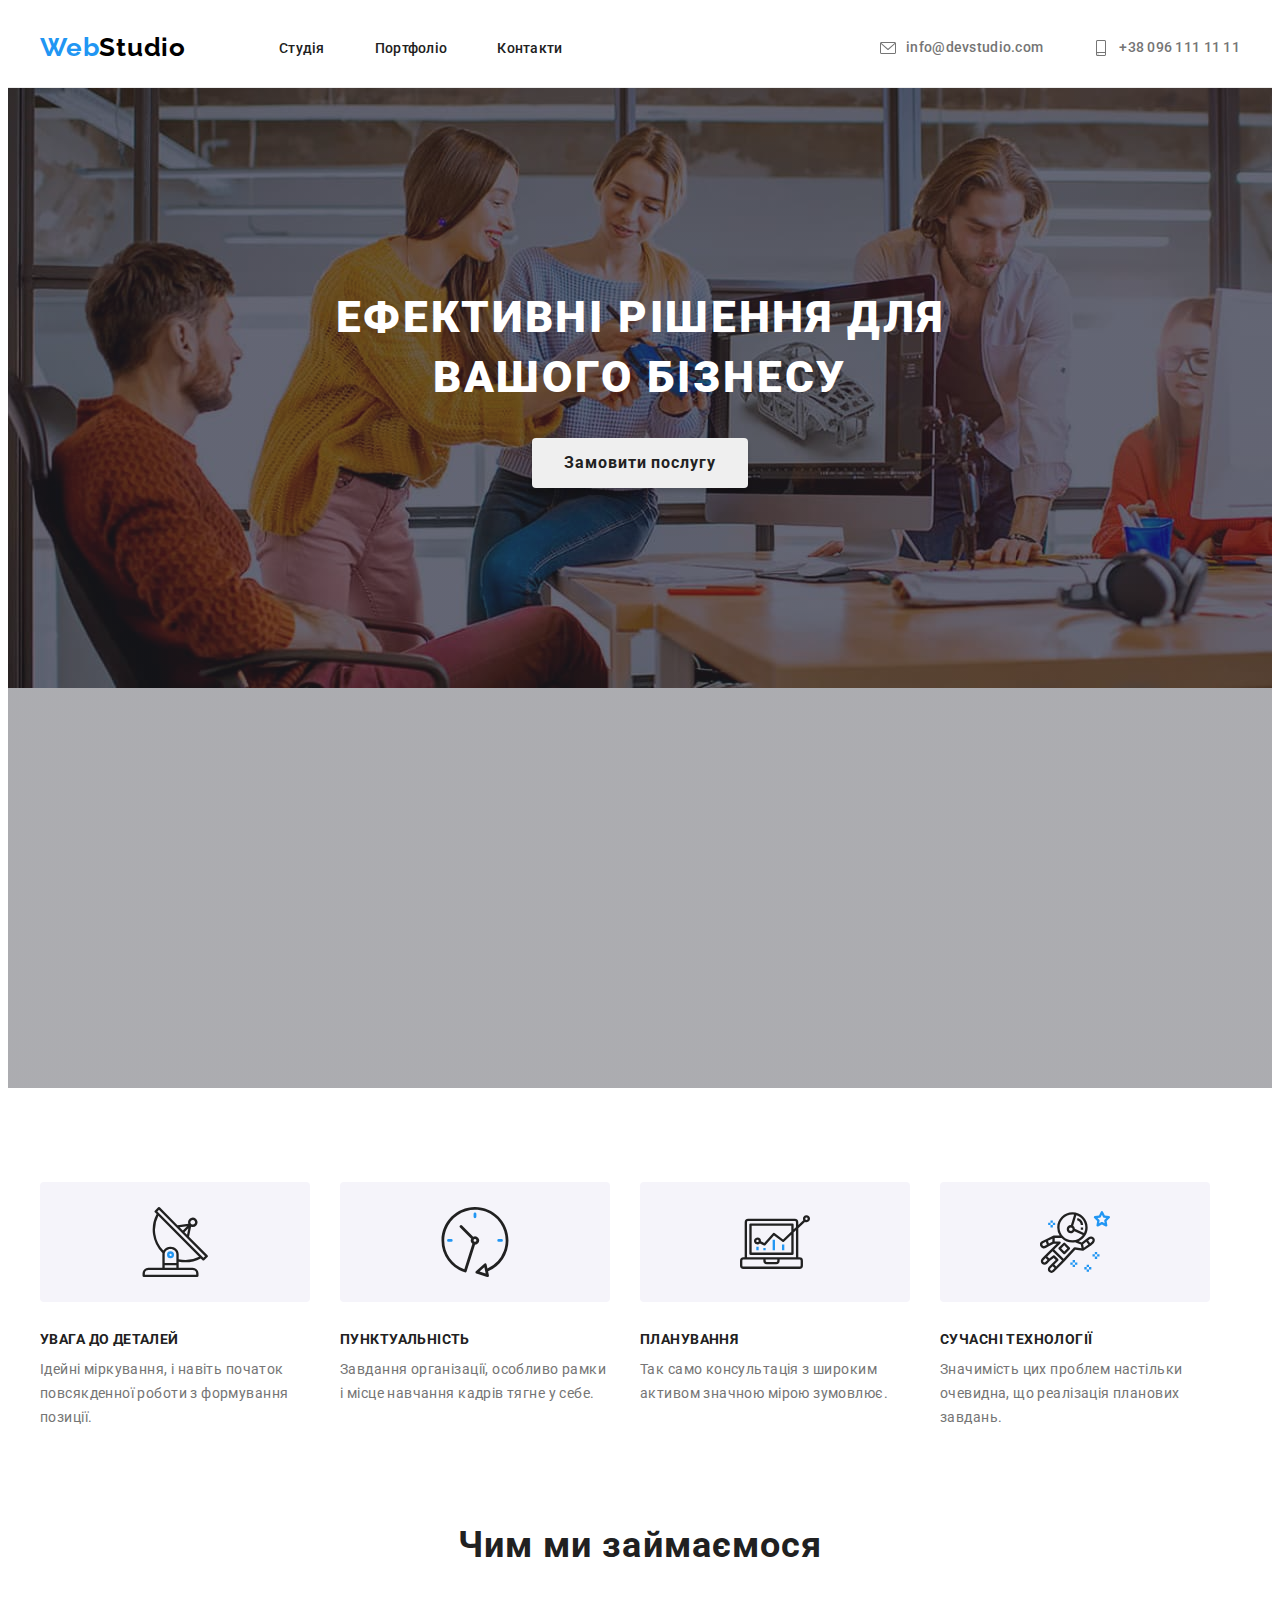
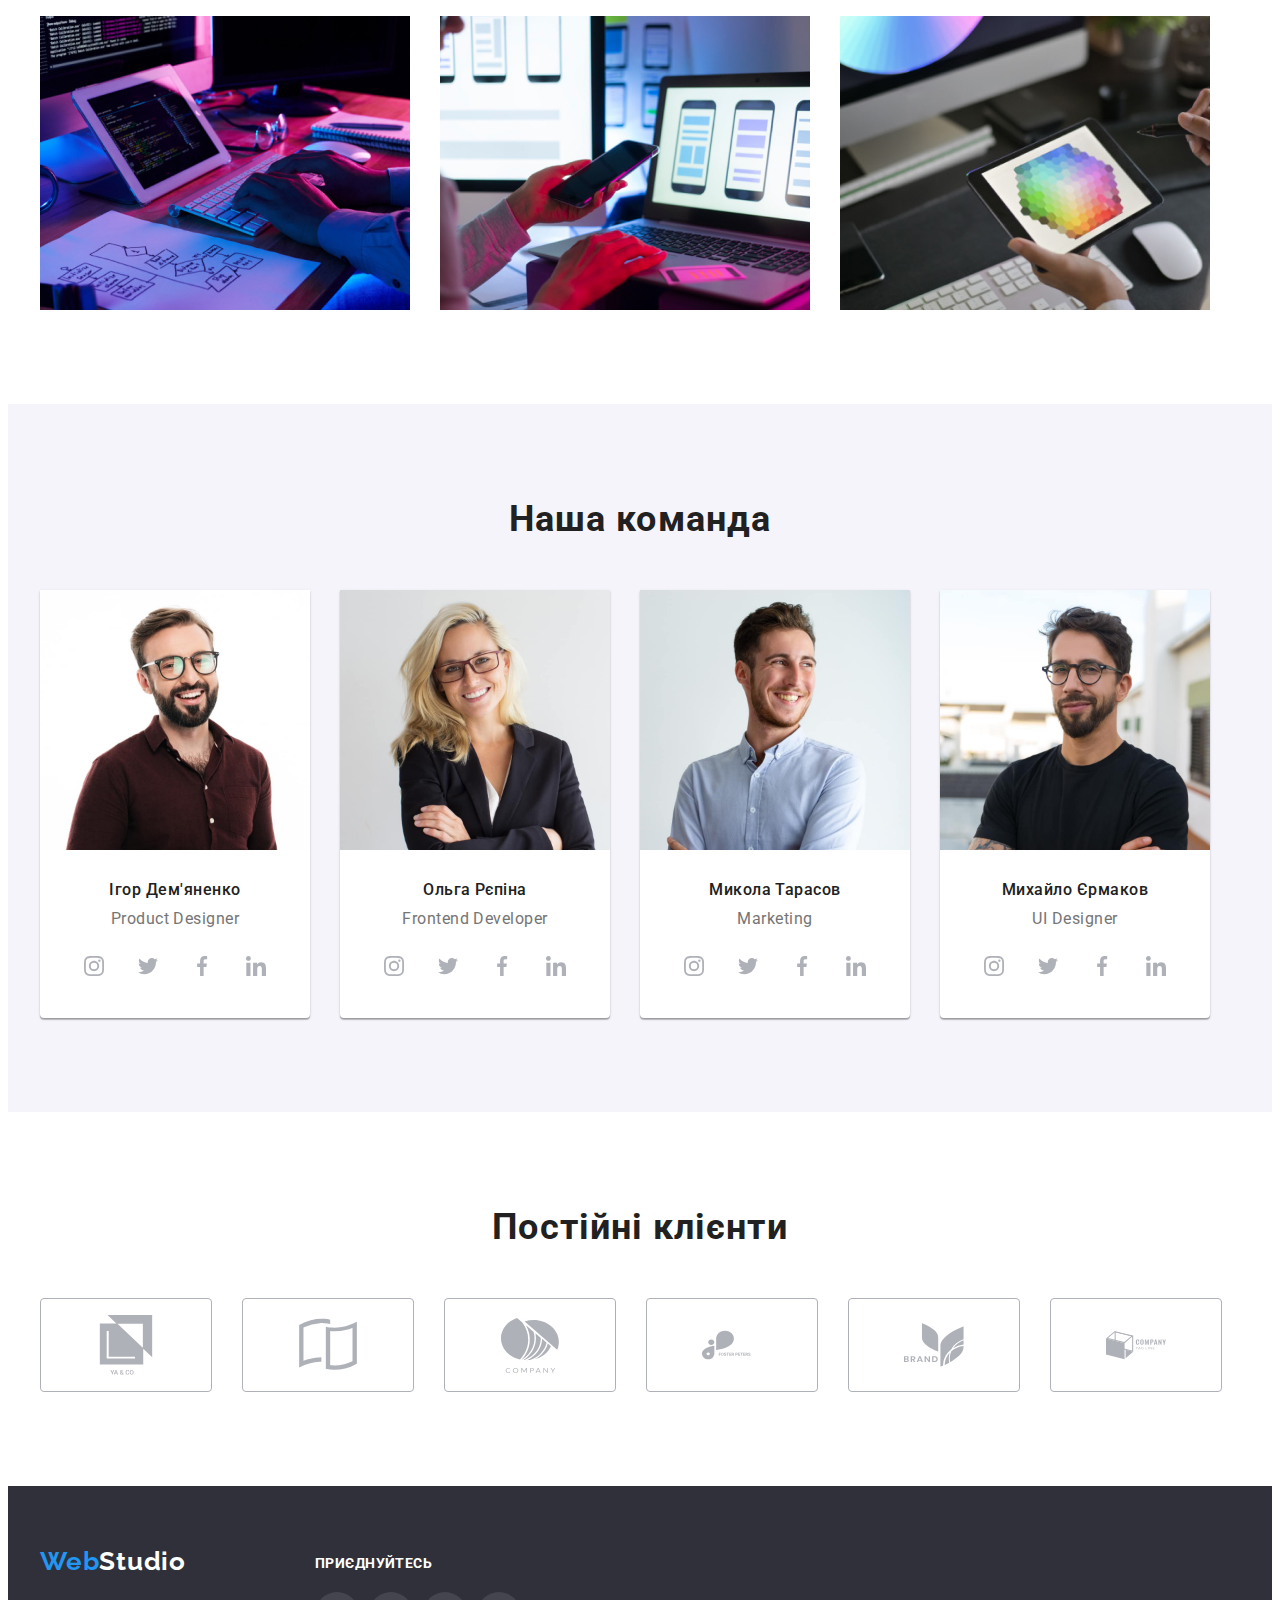
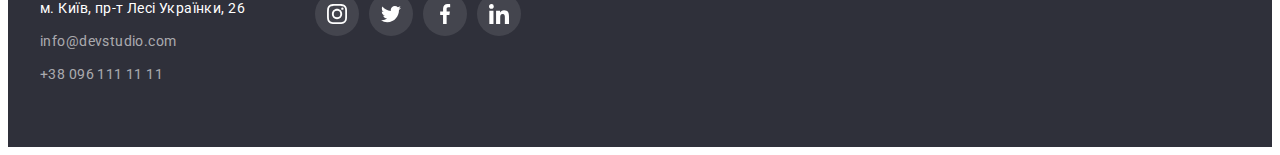
<file: index.html>
<!DOCTYPE html>
<html lang="uk">
  <head>
    <meta charset="UTF-8" />
    <meta http-equiv="X-UA-Compatible" content="IE=edge" />
    <meta name="viewport" content="width=device-width, initial-scale=1.0" />
    <title>Студія</title>
    <link rel="preconnect" href="https://fonts.googleapis.com" />
    <link rel="preconnect" href="https://fonts.gstatic.com" crossorigin />
    <link
      href="https://fonts.googleapis.com/css2?family=Raleway:wght@700&family=Roboto:wght@400;500;700;900&display=swap"
      rel="stylesheet"
    />
    <link
      rel="stylesheet"
      href="https://cdnjs.cloudflare.com/ajax/libs/modern-normalize/1.1.0/modern-normalize.min.css"
      integrity="sha512-wpPYUAdjBVSE4KJnH1VR1HeZfpl1ub8YT/NKx4PuQ5NmX2tKuGu6U/JRp5y+Y8XG2tV+wKQpNHVUX03MfMFn9Q=="
      crossorigin="anonymous"
      referrerpolicy="no-referrer"
    />
    <link rel="stylesheet" href="./css/styles.css" />
  </head>
  <body>
    <!-- Шапка -->
    <header class="header">
      <div class="conteiner header-div">
        <nav class="flex nav-header">
          <a href="./index.html" class="logo"> <span class="web">Web</span>Studio </a>
          <ul class="list flex">
            <li>
              <a href="./index.html" class="header-link">Студія</a>
            </li>
            <li>
              <a href="./portfolio.html" class="header-link">Портфоліо</a>
            </li>
            <li>
              <a href="/" class="header-link">Контакти</a>
            </li>
          </ul>
        </nav>
        <ul class="list flex head-ul">
          <!-- Посилання на почту -->
          <li class="li-header">
            <a href="mailto:info@devstudio.com" class="header-tel"
              ><svg class="header-icon">
                <use href="./images/icons.svg#icon-mail"></use></svg
              >info@devstudio.com</a
            >
          </li>
          <!-- Посилання на телефон -->
          <li>
            <a href="tel:+380961111111" class="header-tel"
              ><svg class="header-icon">
                <use href="./images/icons.svg#icon-smartphone"></use></svg
              >+38 096 111 11 11</a
            >
          </li>
        </ul>
      </div>
    </header>
    <!-- Меин -->
    <main>
      <!-- Секція с кнопкой -->
      <section class="hero">
        <div class="conteiner">
          <h1 class="hero-tittle">
            Ефективні рішення для <br />
            вашого бізнесу
          </h1>
          <button type="button" class="hero-button">Замовити послугу</button>
        </div>
      </section>
      <!-- Секція Особливості -->
      <section class="section">
        <div class="conteiner">
          <h2 hidden>Особливості</h2>
          <ul class="list flex opportunity">
            <li>
              <div class="svg-opportunity">
                <svg class="svg-icon-oppor">
                  <use href="./images/icons.svg#icon-Sputnik"></use>
                </svg>
              </div>
              <h3 class="tittle-opportunity">УВАГА ДО ДЕТАЛЕЙ</h3>
              <p class="text-opportunity">
                Ідейні міркування, і навіть початок повсякденної роботи з формування позиції.
              </p>
            </li>
            <li>
              <div class="svg-opportunity">
                <svg class="svg-icon-oppor">
                  <use href="./images/icons.svg#icon-clock"></use>
                </svg>
              </div>
              <h3 class="tittle-opportunity">ПУНКТУАЛЬНІСТЬ</h3>
              <p class="text-opportunity">
                Завдання організації, особливо рамки і місце навчання кадрів тягне у себе.
              </p>
            </li>
            <li>
              <div class="svg-opportunity">
                <svg class="svg-icon-oppor">
                  <use href="./images/icons.svg#icon-diagram"></use>
                </svg>
              </div>
              <h3 class="tittle-opportunity">ПЛАНУВАННЯ</h3>
              <p class="text-opportunity">
                Так само консультація з широким активом значною мірою зумовлює.
              </p>
            </li>
            <li>
              <div class="svg-opportunity">
                <svg class="svg-icon-oppor">
                  <use href="./images/icons.svg#icon-astronaut"></use>
                </svg>
              </div>
              <h3 class="tittle-opportunity">СУЧАСНІ ТЕХНОЛОГІЇ</h3>
              <p class="text-opportunity">
                Значимість цих проблем настільки очевидна, що реалізація планових завдань.
              </p>
            </li>
          </ul>
        </div>
      </section>
      <!-- Секція чим займаемось -->
      <section class="section what-we-do">
        <div class="conteiner">
          <h2 class="tittle-section">Чим ми займаємося</h2>
          <ul class="list flex we-do">
            <li>
              <img
                src="./images/Декстопні-додатки.jpg"
                alt="Десктопні додатки"
                width="370"
                height="294"
              />
            </li>
            <li>
              <img
                src="./images/Мобільні-додатки.jpg"
                alt="Мобільні додатки"
                width="370"
                height="294"
              />
            </li>
            <li>
              <img
                src="./images/Дизайнерські-рішення.jpg"
                alt="Дизайнерські рішення"
                width="370"
                height="294"
              />
            </li>
          </ul>
        </div>
      </section>
      <!-- Секція Наша Команда -->
      <section class="hero-team section">
        <div class="conteiner">
          <h2 class="tittle-team">Наша команда</h2>
          <ul class="list flex">
            <li class="list-worker">
              <img
                src="./images/Product-designer.jpg"
                alt="Дизайнер продукту"
                width="270"
                height="260"
              />
              <h3 class="tittle-team-worker">Ігор Дем'яненко</h3>
              <p lang="en" class="tittle-worker-text">Product Designer</p>
              <ul class="flex list">
                <li class="Igor Developer">
                  <a href="/" class="icons-list-team"
                    ><svg class="icon-our-team">
                      <use href="./images/icons.svg#icon-instagram"></use></svg
                  ></a>
                </li>
                <li class="Developer">
                  <a href="/" class="icons-list-team"
                    ><svg class="icon-our-team">
                      <use href="./images/icons.svg#icon-twitter"></use></svg
                  ></a>
                </li>
                <li class="Developer">
                  <a href="/" class="icons-list-team"
                    ><svg class="icon-our-team">
                      <use href="./images/icons.svg#icon-facebook"></use></svg
                  ></a>
                </li>
                <li class="Developer">
                  <a href="/" class="icons-list-team"
                    ><svg class="icon-our-team">
                      <use href="./images/icons.svg#icon-linkedin"></use></svg
                  ></a>
                </li>
              </ul>
            </li>
            <li class="list-worker">
              <img
                src="./images/Frontend-developer.jpg"
                alt="Фронтенд розробник"
                width="270"
                height="260"
              />
              <h3 class="tittle-team-worker">Ольга Рєпіна</h3>
              <p lang="en" class="tittle-worker-text">Frontend Developer</p>
              <ul class="flex list">
                <li class="Igor Developer">
                  <a href="/" class="icons-list-team"
                    ><svg class="icon-our-team">
                      <use href="./images/icons.svg#icon-instagram"></use></svg
                  ></a>
                </li>
                <li class="Developer">
                  <a href="/" class="icons-list-team"
                    ><svg class="icon-our-team">
                      <use href="./images/icons.svg#icon-twitter"></use></svg
                  ></a>
                </li>
                <li class="Developer">
                  <a href="/" class="icons-list-team"
                    ><svg class="icon-our-team">
                      <use href="./images/icons.svg#icon-facebook"></use></svg
                  ></a>
                </li>
                <li class="Developer">
                  <a href="/" class="icons-list-team"
                    ><svg class="icon-our-team">
                      <use href="./images/icons.svg#icon-linkedin"></use></svg
                  ></a>
                </li>
              </ul>
            </li>
            <li class="list-worker">
              <img
                src="./images/Marketing-company.jpg"
                alt="Головний Маркетолог"
                width="270"
                height="260"
              />
              <h3 class="tittle-team-worker">Микола Тарасов</h3>
              <p lang="en" class="tittle-worker-text">Marketing</p>
              <ul class="flex list our-team-icn">
                <li class="Igor Developer">
                  <a href="/" class="icons-list-team"
                    ><svg class="icon-our-team">
                      <use href="./images/icons.svg#icon-instagram"></use></svg
                  ></a>
                </li>
                <li class="Developer">
                  <a href="/" class="icons-list-team"
                    ><svg class="icon-our-team">
                      <use href="./images/icons.svg#icon-twitter"></use></svg
                  ></a>
                </li>
                <li class="Developer">
                  <a href="/" class="icons-list-team"
                    ><svg class="icon-our-team">
                      <use href="./images/icons.svg#icon-facebook"></use></svg
                  ></a>
                </li>
                <li class="Developer">
                  <a href="/" class="icons-list-team"
                    ><svg class="icon-our-team">
                      <use href="./images/icons.svg#icon-linkedin"></use></svg
                  ></a>
                </li>
              </ul>
            </li>
            <li class="list-worker">
              <img
                src="./images/UI-designer.jpg"
                alt="Дизайнер інтерфейсу"
                width="270"
                height="260"
              />
              <h3 class="tittle-team-worker">Михайло Єрмаков</h3>
              <p lang="en" class="tittle-worker-text">UI Designer</p>
              <ul class="flex list">
                <li class="Igor Developer">
                  <a href="/" class="icons-list-team"
                    ><svg class="icon-our-team">
                      <use href="./images/icons.svg#icon-instagram"></use></svg
                  ></a>
                </li>
                <li class="Developer">
                  <a href="/" class="icons-list-team"
                    ><svg class="icon-our-team">
                      <use href="./images/icons.svg#icon-twitter"></use></svg
                  ></a>
                </li>
                <li class="Developer">
                  <a href="/" class="icons-list-team"
                    ><svg class="icon-our-team">
                      <use href="./images/icons.svg#icon-facebook"></use></svg
                  ></a>
                </li>
                <li class="Developer">
                  <a href="/" class="icons-list-team"
                    ><svg class="icon-our-team">
                      <use href="./images/icons.svg#icon-linkedin"></use></svg
                  ></a>
                </li>
              </ul>
            </li>
          </ul>
        </div>
      </section>
      <section class="section">
        <div class="conteiner">
          <h2 class="tittle-clients">Постійні клієнти</h2>
          <ul class="flex list">
            <li class="flex-list-li">
              <div class="icon-clients">
                <a href="" class="link-svg-clients"
                  ><svg class="svg-clients">
                    <use href="./images/icons.svg#icon-yaco"></use></svg
                ></a>
              </div>
            </li>
            <li class="flex-list-li">
              <div>
                <a href="" class="link-svg-clients"
                  ><svg class="svg-clients">
                    <use href="./images/icons.svg#icon-Union"></use></svg
                ></a>
              </div>
            </li>
            <li class="flex-list-li">
              <div>
                <a href="" class="link-svg-clients"
                  ><svg class="svg-clients">
                    <use href="./images/icons.svg#icon-company"></use></svg
                ></a>
              </div>
            </li>
            <li class="flex-list-li">
              <div>
                <a href="" class="link-svg-clients"
                  ><svg class="svg-clients">
                    <use href="./images/icons.svg#icon-foster-peters"></use></svg
                ></a>
              </div>
            </li>
            <li class="flex-list-li">
              <div>
                <a href="" class="link-svg-clients"
                  ><svg class="svg-clients">
                    <use href="./images/icons.svg#icon-brand"></use></svg
                ></a>
              </div>
            </li>
            <li class="flex-list-li">
              <div>
                <a href="" class="link-svg-clients"
                  ><svg class="svg-clients">
                    <use href="./images/icons.svg#icon-company-tag-line"></use></svg
                ></a>
              </div>
            </li>
          </ul>
        </div>
      </section>
    </main>
    <!-- Футер -->
    <footer class="basement">
      <div class="conteiner flex">
        <div>
          <a href="https://vanvalera.github.io/goit-markup-hw-02/index.html" class="logo-footer">
            <span class="web">Web</span>Studio
          </a>
          <address class="style-address">
            <ul class="list">
              <li class="item-footer">
                <a href="https://goo.gl/maps/cJ9QzEwfVTvkRfvY8" class="list-address"
                  >м. Київ, пр-т Лесі Українки, 26</a
                >
              </li>
              <li class="item-footer">
                <a href="mailto:info@devstudio.com" class="list-tel">info@devstudio.com</a>
              </li>
              <li class="item-footer">
                <a href="tel:+380961111111" class="list-tel">+38 096 111 11 11</a>
              </li>
            </ul>
          </address>
        </div>
        <div class="footer-social">
          <h3 class="tittle-add">приєднуйтесь</h3>
          <ul class="flex list">
            <li class="Developer">
              <a href="/" class="icons-list-team borders"
                ><svg class="icon-our-team">
                  <use href="./images/icons.svg#icon-instagram"></use></svg
              ></a>
            </li>
            <li class="Developer">
              <a href="/" class="icons-list-team borders"
                ><svg class="icon-our-team">
                  <use href="./images/icons.svg#icon-twitter"></use></svg
              ></a>
            </li>
            <li class="Developer">
              <a href="/" class="icons-list-team borders"
                ><svg class="icon-our-team">
                  <use href="./images/icons.svg#icon-facebook"></use></svg
              ></a>
            </li>
            <li class="Developer">
              <a href="/" class="icons-list-team borders"
                ><svg class="icon-our-team">
                  <use href="./images/icons.svg#icon-linkedin"></use></svg
              ></a>
            </li>
          </ul>
        </div>
      </div>
    </footer>
  </body>
</html>
</file>
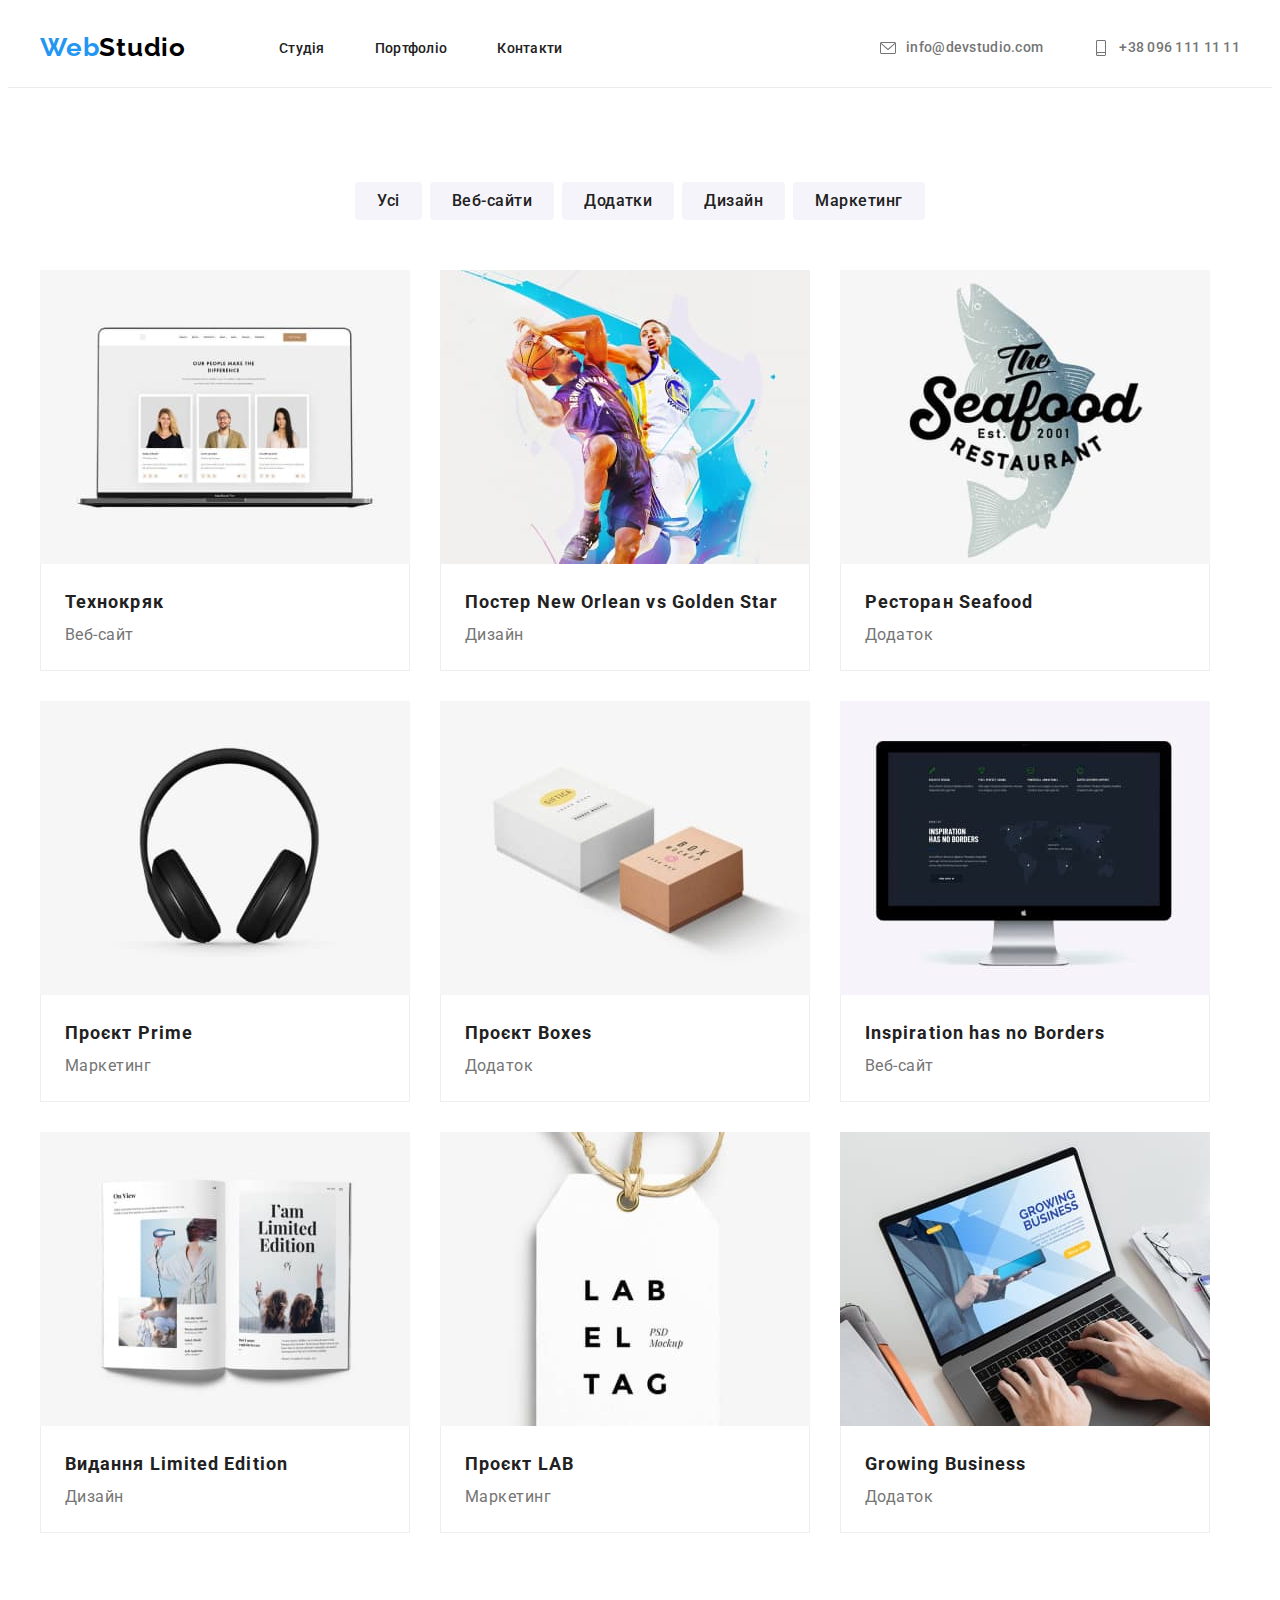
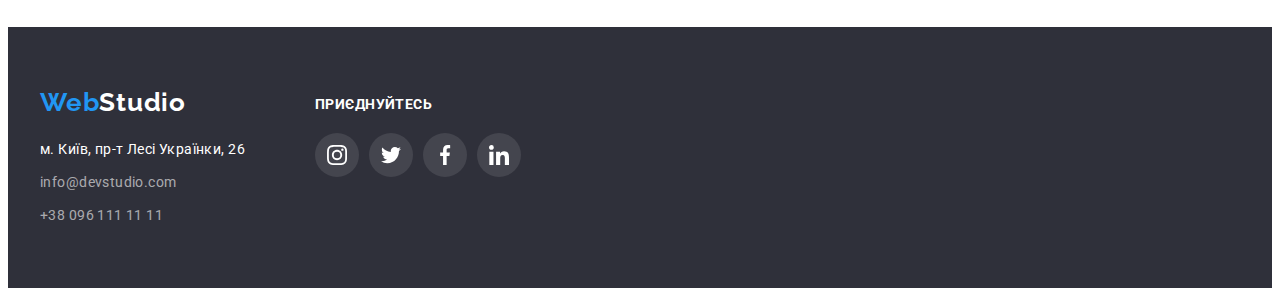
<file: portfolio.html>
<!DOCTYPE html>
<html lang="uk">
  <head>
    <meta charset="UTF-8" />
    <meta http-equiv="X-UA-Compatible" content="IE=edge" />
    <meta name="viewport" content="width=device-width, initial-scale=1.0" />
    <title>Портфоліо</title>
    <link rel="preconnect" href="https://fonts.googleapis.com" />
    <link rel="preconnect" href="https://fonts.gstatic.com" crossorigin />
    <link
      href="https://fonts.googleapis.com/css2?family=Raleway:wght@700&family=Roboto:wght@400;500;700;900&display=swap"
      rel="stylesheet"
    />
    <link
      rel="stylesheet"
      href="https://cdnjs.cloudflare.com/ajax/libs/modern-normalize/1.1.0/modern-normalize.min.css"
      integrity="sha512-wpPYUAdjBVSE4KJnH1VR1HeZfpl1ub8YT/NKx4PuQ5NmX2tKuGu6U/JRp5y+Y8XG2tV+wKQpNHVUX03MfMFn9Q=="
      crossorigin="anonymous"
      referrerpolicy="no-referrer"
    />
    <link rel="stylesheet" href="./css/styles.css" />
  </head>
  <body>
    <!-- Шапка -->
    <header class="header">
      <div class="conteiner header-div">
        <nav class="flex nav-header">
          <a href="./index.html" class="logo"> <span class="web">Web</span>Studio </a>
          <ul class="list flex">
            <li>
              <a href="./index.html" class="header-link">Студія</a>
            </li>
            <li>
              <a href="./portfolio.html" class="header-link">Портфоліо</a>
            </li>
            <li>
              <a href="/" class="header-link">Контакти</a>
            </li>
          </ul>
        </nav>
        <ul class="list flex head-ul">
          <!-- Посилання на почту -->
          <li class="li-header">
            <a href="mailto:info@devstudio.com" class="header-tel"
              ><svg class="header-icon">
                <use href="./images/icons.svg#icon-mail"></use></svg
              >info@devstudio.com</a
            >
          </li>
          <!-- Посилання на телефон -->
          <li>
            <a href="tel:+380961111111" class="header-tel"
              ><svg class="header-icon">
                <use href="./images/icons.svg#icon-smartphone"></use></svg
              >+38 096 111 11 11</a
            >
          </li>
        </ul>
      </div>
    </header>
    <!-- Меин -->
    <main>
      <section class="section">
        <div class="conteiner">
          <h1 hidden>Список</h1>
          <ul class="list flex portfo-btn">
            <li><button type="button" class="portfolio-btn">Усі</button></li>
            <li><button type="button" class="portfolio-btn">Веб-сайти</button></li>
            <li><button type="button" class="portfolio-btn">Додатки</button></li>
            <li><button type="button" class="portfolio-btn">Дизайн</button></li>
            <li><button type="button" class="portfolio-btn">Маркетинг</button></li>
          </ul>
          <ul class="list flex wrap">
            <li>
              <img src="./images/Технокряк.jpg" alt="Технокряк" width="370" height="294" />
              <div class="cont-wrap">
                <h2 class="portfolio-tittle">Технокряк</h2>
                <p class="portfolio-text">Веб-сайт</p>
              </div>
            </li>
            <li>
              <img src="./images/Постер.jpg" alt="Баскетбольний постер" width="370" height="294" />
              <div class="cont-wrap">
                <h2 class="portfolio-tittle">Постер New Orlean vs Golden Star</h2>
                <p class="portfolio-text">Дизайн</p>
              </div>
            </li>
            <li>
              <img
                src="./images/Ресторан.jpg"
                alt="Ресторан морскої їжі"
                width="370"
                height="294"
              />
              <div class="cont-wrap">
                <h2 class="portfolio-tittle">Ресторан Seafood</h2>
                <p class="portfolio-text">Додаток</p>
              </div>
            </li>
            <li>
              <img src="./images/Навушники.jpg" alt="Навушники" width="370" height="294" />
              <div class="cont-wrap">
                <h2 class="portfolio-tittle">Проєкт Prime</h2>
                <p class="portfolio-text">Маркетинг</p>
              </div>
            </li>
            <li>
              <img src="./images/Коробки.jpg" alt="Коробки" width="370" height="294" />
              <div class="cont-wrap">
                <h2 class="portfolio-tittle">Проєкт Boxes</h2>
                <p class="portfolio-text">Додаток</p>
              </div>
            </li>
            <li>
              <img src="./images/Монітор.jpg" alt="Монітор" width="370" height="294" />
              <div class="cont-wrap">
                <h2 class="portfolio-tittle">Inspiration has no Borders</h2>
                <p class="portfolio-text">Веб-сайт</p>
              </div>
            </li>
            <li>
              <img src="./images/Журнал.jpg" alt="Журнал" width="370" height="294" />
              <div class="cont-wrap">
                <h2 class="portfolio-tittle">Видання Limited Edition</h2>
                <p class="portfolio-text">Дизайн</p>
              </div>
            </li>
            <li>
              <img src="./images/Бірка.jpg" alt="Бірка" width="370" height="294" />
              <div class="cont-wrap">
                <h2 class="portfolio-tittle">Проєкт LAB</h2>
                <p class="portfolio-text">Маркетинг</p>
              </div>
            </li>
            <li>
              <img src="./images/Ноутбук.jpg" alt="Ноутбук" width="370" height="294" />
              <div class="cont-wrap">
                <h2 class="portfolio-tittle">Growing Business</h2>
                <p class="portfolio-text">Додаток</p>
              </div>
            </li>
          </ul>
        </div>
      </section>
    </main>
    <!-- Футер -->
    <footer class="basement">
      <div class="conteiner flex">
        <div>
          <a href="https://vanvalera.github.io/goit-markup-hw-02/index.html" class="logo-footer">
            <span class="web">Web</span>Studio
          </a>
          <address class="style-address">
            <ul class="list">
              <li class="item-footer">
                <a href="https://goo.gl/maps/cJ9QzEwfVTvkRfvY8" class="list-address"
                  >м. Київ, пр-т Лесі Українки, 26</a
                >
              </li>
              <li class="item-footer">
                <a href="mailto:info@devstudio.com" class="list-tel">info@devstudio.com</a>
              </li>
              <li class="item-footer">
                <a href="tel:+380961111111" class="list-tel">+38 096 111 11 11</a>
              </li>
            </ul>
          </address>
        </div>
        <div class="footer-social">
          <h3 class="tittle-add">приєднуйтесь</h3>
          <ul class="flex list">
            <li class="Developer">
              <a href="/" class="icons-list-team borders"
                ><svg class="icon-our-team">
                  <use href="./images/icons.svg#icon-instagram"></use></svg
              ></a>
            </li>
            <li class="Developer">
              <a href="/" class="icons-list-team borders"
                ><svg class="icon-our-team">
                  <use href="./images/icons.svg#icon-twitter"></use></svg
              ></a>
            </li>
            <li class="Developer">
              <a href="/" class="icons-list-team borders"
                ><svg class="icon-our-team">
                  <use href="./images/icons.svg#icon-facebook"></use></svg
              ></a>
            </li>
            <li class="Developer">
              <a href="/" class="icons-list-team borders"
                ><svg class="icon-our-team">
                  <use href="./images/icons.svg#icon-linkedin"></use></svg
              ></a>
            </li>
          </ul>
        </div>
      </div>
    </footer>
  </body>
</html>
</file>
<file: css/styles.css>
:root {
  --primary-header-color: #212121;
  --second-header-color: #757575;
  --accent-header-color: #2196f3;
  --primary-body-color: #ffffff;
  --second-body-color: #212121;
  --accent-body-color: #2196f3;
  --primary-footer-color: #ffffff;
  --second-footer-color: #2f303a;
  --accent-footer-color: #2196f3;
  --icons-primary-color: #afb1b8;
}
body {
  font-family: 'Roboto', 'Raleway';
  color: #ffffff;
}
p,
h1,
h2,
h3,
h4,
h5,
h6 {
  margin: 0px;
}
ul {
  margin: 0px;
  padding-left: 0px;
}
img {
  display: block;
  max-height: 100%;
}
.list {
  list-style: none;
}
.flex {
  display: flex;
}
.conteiner {
  width: 1200px;
  padding: 0px 15px;
  margin: 0px auto;
}
.section {
  padding-top: 94px;
  padding-bottom: 94px;
}
/* ----------Header--------- */
.header {
  border-bottom: 1px solid #ececec;
}
.header-div {
  display: flex;
  align-items: center;
}
.nav-header {
  align-items: center;
}
.logo {
  padding-top: 24px;
  padding-bottom: 24px;

  color: #000000;
  font-family: 'Raleway';
  font-weight: 700;
  font-size: 26px;
  line-height: 1.19;
  letter-spacing: 0.03em;
  text-decoration: none;
}
.web {
  color: var(--accent-header-color);
}
.nav-header > ul {
  margin-left: 93px;
}
.nav-header li:not(:last-child) {
  margin-right: 50px;
}
.header-link {
  padding-top: 32px;
  padding-bottom: 31px;

  color: var(--primary-header-color);
  font-weight: 500;
  font-size: 14px;
  line-height: 1.14;
  letter-spacing: 0.02em;
  text-decoration: none;
}
.li-header {
  margin-right: 50px;
}
.head-ul {
  margin-left: auto;
}
.header-tel {
  display: flex;
  align-items: center;
  padding-top: 32px;
  padding-bottom: 31px;

  color: var(--second-header-color);
  font-weight: 500;
  font-size: 14px;
  line-height: 1.14;
  letter-spacing: 0.02em;
  text-decoration: none;
}
.header-link:hover,
.header-link:focus,
.header-tel:focus,
.header-tel:hover {
  color: var(--accent-header-color);
}
.header-icon {
  height: 16px;
  width: 16px;
  margin-right: 10px;
  fill: currentColor;
}
/* ---------Body---------- */
.hero {
  padding-top: 200px;
  padding-bottom: 200px;
  max-width: 1600px;
  height: 600px;
  margin-left: auto;
  margin-right: auto;
  background-image: linear-gradient(rgba(47, 48, 58, 0.4), rgba(47, 48, 58, 0.4)),
    url('../images/BackgroundFon.jpg');
  background-repeat: no-repeat;
}
.hero > .conteiner {
  text-align: center;
}
.hero-tittle {
  margin-bottom: 30px;

  color: var(--primary-body-color);
  font-weight: 900;
  font-size: 44px;
  line-height: 1.36;
  text-align: center;
  letter-spacing: 0.06em;
  text-transform: uppercase;
}
.hero-button {
  font-family: inherit;
  font-weight: 700;
  font-size: 16px;
  line-height: 1.88;
  align-items: center;
  text-align: center;
  letter-spacing: 0.06em;
  color: var(--second-body-color);
  width: 216px;
  height: 50px;
  cursor: pointer;
  box-shadow: 0px 4px 4px rgba(0, 0, 0, 0.15);
  border-radius: 4px;
  border-style: none;
}
.hero-button:hover,
.hero-button:focus {
  background: var(--accent-body-color);
  color: var(--primary-body-color);
}

/* --------Opportunity-------- */
.opportunity > li:not(:last-child) {
  margin-right: 30px;
}
.opportunity {
  margin: 0px auto;
}
.opportunity > li {
  max-width: 270px;
}
.tittle-opportunity {
  margin-bottom: 10px;
  font-weight: 700;
  font-size: 14px;
  line-height: 1.14;
  letter-spacing: 0.03em;
  text-transform: uppercase;
  color: var(--second-body-color);
}
.text-opportunity {
  font-weight: 400;
  font-size: 14px;
  line-height: 1.71;
  letter-spacing: 0.03em;
  color: #757575;
}
.tittle-section {
  margin-bottom: 50px;
  font-weight: 700;
  font-size: 36px;
  line-height: 1.17;
  text-align: center;
  letter-spacing: 0.03em;
  color: var(--second-body-color);
}
.svg-opportunity {
  margin-bottom: 30px;
  display: flex;
  width: 270px;
  height: 120px;
  align-items: center;
  justify-content: center;
  background: #f5f4fa;
  border-radius: 4px;
  border: ;
}
.svg-icon-oppor {
  width: 70px;
  height: 70px;
}
/* ---------What We DO-------- */
.we-do > li:not(:last-child) {
  margin-right: 30px;
}
.section.what-we-do {
  padding-top: 0px;
}
/* ---------Section Наша Команда---------- */
.hero-team {
  background: #f5f4fa;
}
.tittle-team {
  margin-bottom: 50px;
  font-weight: 700;
  font-size: 36px;
  line-height: 1.17;
  text-align: center;
  letter-spacing: 0.03em;
  color: var(--second-body-color);
}
.tittle-team-worker {
  margin-top: 30px;
  margin-bottom: 10px;
  font-weight: 500;
  font-size: 16px;
  line-height: 1.19;
  text-align: center;
  letter-spacing: 0.03em;
  color: var(--second-body-color);
}
.list-worker {
  box-shadow: 0px 1px 3px rgba(0, 0, 0, 0.12), 0px 1px 1px rgba(0, 0, 0, 0.14),
    0px 2px 1px rgba(0, 0, 0, 0.2);
  border-radius: 0px 0px 4px 4px;
  background: var(--primary-body-color);
}
.hero-team .list-worker:not(:last-child) {
  margin-right: 30px;
}
.tittle-worker-text {
  margin-bottom: 16px;
  font-size: 16px;
  line-height: 1.19;
  text-align: center;
  letter-spacing: 0.03em;
  color: #757575;
}
.hero-team ul {
  margin: 0px;
}
.icons-list-team {
  display: flex;
  align-items: center;
  justify-content: center;
  width: 44px;
  height: 44px;
  fill: var(--icons-primary-color);
}
.Developer:not(:last-child) {
  margin-right: 10px;
}
.Igor {
  margin-left: 32px;
  margin-bottom: 30px;
}
.icon-our-team {
  width: 20px;
  height: 20px;
}

.icons-list-team:hover,
.icons-list-team:focus {
  background-color: #2196f3;
  fill: var(--primary-body-color);
  border-radius: 50%;
}
/* -------Section Our Clients------- */
.icon-clients {
}
.link-svg-clients {
  display: flex;
  align-items: center;
  justify-content: center;
  width: 170px;
  height: 92px;
  border: 1px solid #afb1b8;
  border-radius: 4px;
  fill: #afb1b8;
}
.link-svg-clients:hover {
  fill: #2196f3;
  border: 1px solid #2196f3;
}
.svg-clients {
  width: 106px;
  height: 60px;
}
.tittle-clients {
  margin-bottom: 50px;
  font-weight: 700;
  font-size: 36px;
  line-height: 42px;
  text-align: center;
  letter-spacing: 0.03em;
  color: #212121;
}
.flex-list-li:not(:last-child) {
  margin-right: 30px;
}
/* --------footer---------- */
.basement {
  padding-top: 60px;
  padding-bottom: 60px;
  background: var(--second-footer-color);
}
.logo-footer {
  font-family: 'Raleway';
  font-weight: 700;
  font-size: 26px;
  line-height: 1.19;
  letter-spacing: 0.03em;
  color: var(--primary-footer-color);
  text-decoration: none;
}
.list-address {
  margin-bottom: 9px;
  font-weight: 400;
  font-size: 14px;
  line-height: 1.71;
  letter-spacing: 0.03em;
  color: var(--primary-footer-color);
  text-decoration: none;
}
.list-tel {
  font-size: 14px;
  line-height: 1.71;
  letter-spacing: 0.03em;
  color: rgba(255, 255, 255, 0.6);
  text-decoration: none;
}
.list-tel:hover,
.list-tel:focus {
  color: var(--accent-footer-color);
}
.list-address:hover,
.list-address:focus {
  color: var(--accent-footer-color);
}
.style-address {
  padding-top: 20px;
  font-style: inherit;
}
.basement ul {
  margin-top: 0px;
  margin-bottom: 0px;
}
.item-footer:not(:last-child) {
  margin-bottom: 9px;
}
.footer-social {
  margin-top: 10px;
  margin-left: 70px;
}
.tittle-add {
  margin-bottom: 20px;
  font-weight: 700;
  font-size: 14px;
  line-height: 1.14;
  letter-spacing: 0.03em;
  text-transform: uppercase;

  color: #ffffff;
}
.icons-list-team.borders {
  fill: #ffffff;
  border-radius: 50%;
  background: rgba(255, 255, 255, 0.1);
}
.icons-list-team.borders:hover,
.icons-list-team.borders:focus {
  background-color: #2196f3;
}
/* ---------Body Portfolio---------- */
.portfolio-btn {
  margin-bottom: 50px;
  padding: 6px 22px;
  font-family: inherit;
  font-weight: 500;
  font-size: 16px;
  line-height: 1.62;
  text-align: center;
  letter-spacing: 0.03em;
  color: var(--second-body-color);
  height: 38px;
  left: 548px;
  top: 174px;
  background: #f5f4fa;
  border-radius: 4px;
  cursor: pointer;
  border: none;
}
.portfolio-btn:hover,
.portfolio-btn:focus {
  background: #2196f3;
  color: var(--primary-body-color);
  box-shadow: 0px 3px 1px rgba(0, 0, 0, 0.1), 0px 1px 2px rgba(0, 0, 0, 0.08),
    0px 2px 2px rgba(0, 0, 0, 0.12);
}
.portfolio-tittle {
  padding-top: 20px;
  margin-left: 24px;
  font-weight: 700;
  font-size: 18px;
  line-height: 2;
  letter-spacing: 0.06em;
  color: var(--second-body-color);
}
.portfolio-text {
  margin-bottom: 20px;
  margin-left: 24px;
  font-size: 16px;
  line-height: 1.88;
  letter-spacing: 0.03em;
  color: #757575;
}
.portfo-btn {
  justify-content: center;
}
.portfo-btn > li:not(:last-child) {
  margin-right: 8px;
}
.wrap {
  flex-wrap: wrap;
}
.cont-wrap {
  border-right: 1px solid #eeeeee;
  border-bottom: 1px solid #eeeeee;
  border-left: 1px solid #eeeeee;
}
.list.flex.wrap > li:not(:nth-child(3n)) {
  margin-right: 30px;
}
.list.flex.wrap > li:not(:nth-last-child(-n + 3)) {
  margin-bottom: 30px;
}
.list.flex.wrap > li:hover {
  cursor: pointer;
  box-shadow: 0px 3px 1px rgba(0, 0, 0, 0.1), 0px 1px 2px rgba(0, 0, 0, 0.08),
    0px 2px 2px rgba(0, 0, 0, 0.12);
}
</file>
